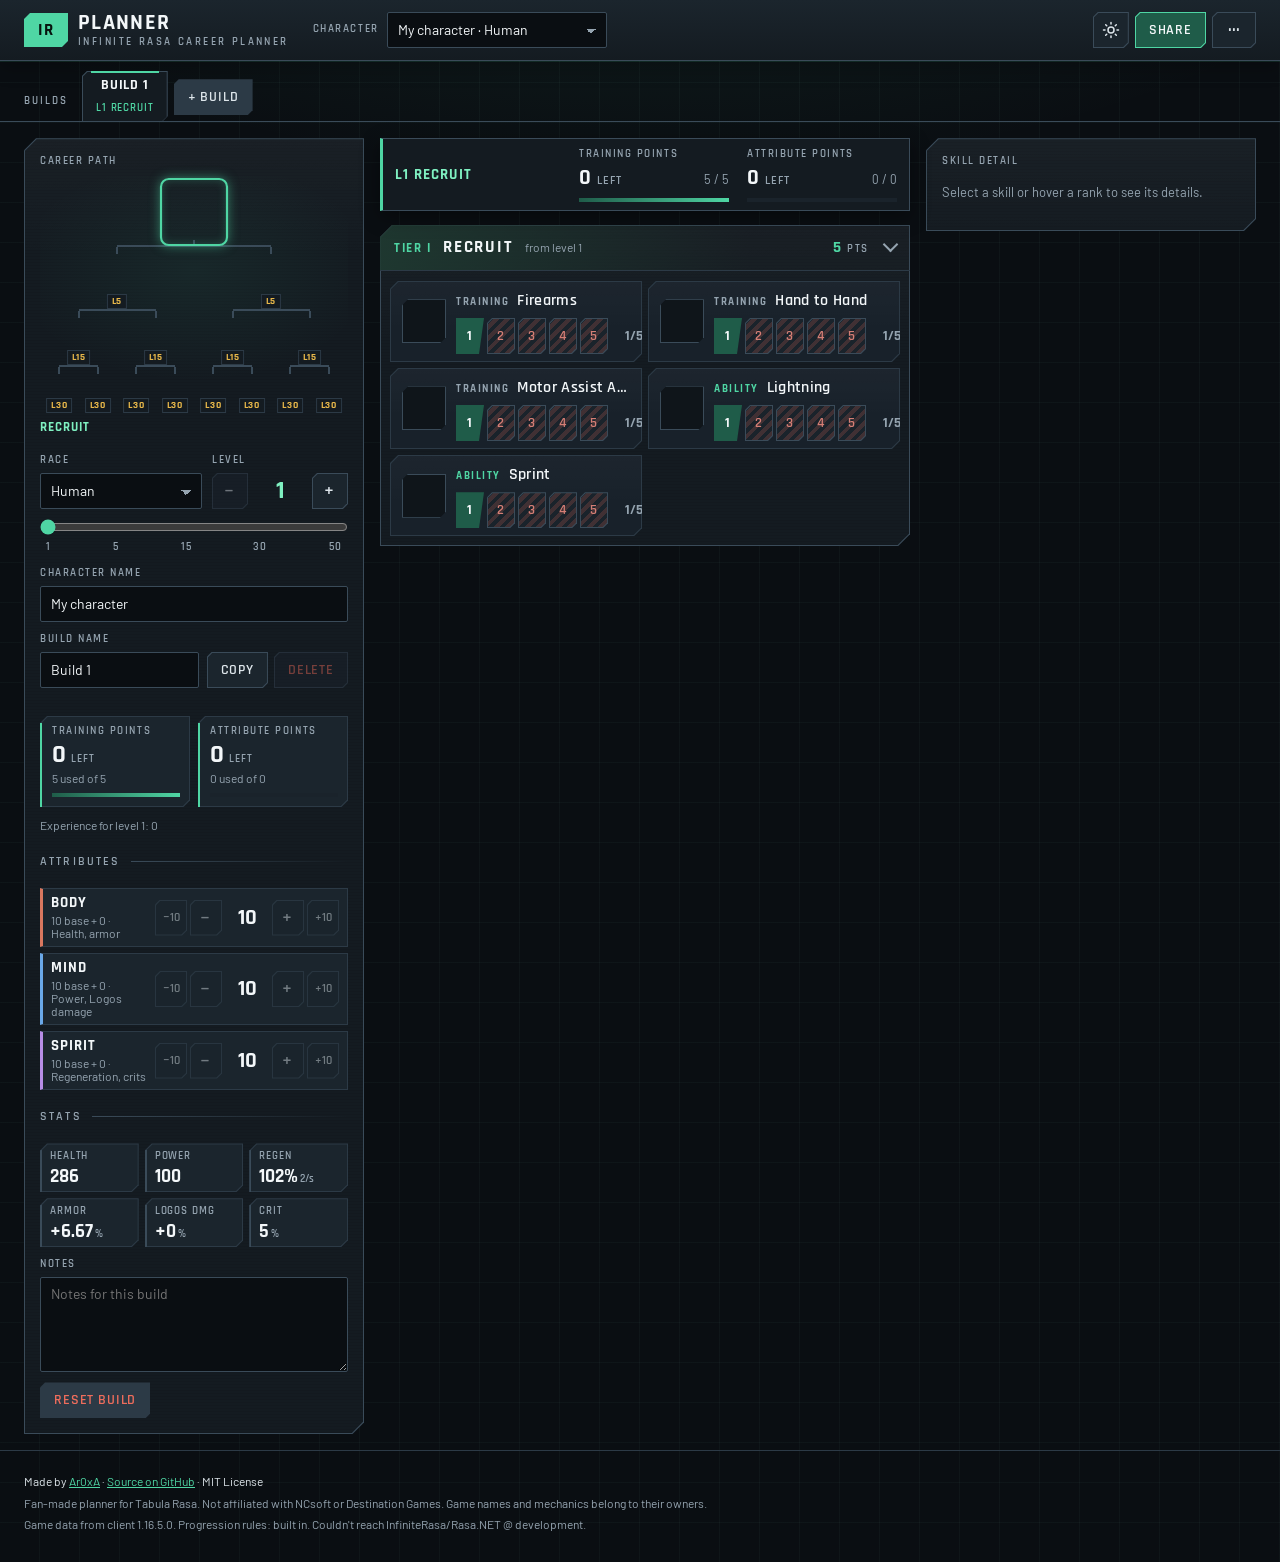
<file: index.html>
<!doctype html>
<html lang="en">
<head>
  <meta charset="utf-8">
  <meta name="viewport" content="width=device-width, initial-scale=1">
  <title>IRPlanner</title>
  <meta name="description" content="Infinite Rasa career planner for Tabula Rasa: plan skills, attributes and careers for multiple characters and builds.">
  <meta name="theme-color" content="#0a0e12">
  <link rel="preconnect" href="https://fonts.googleapis.com">
  <link rel="preconnect" href="https://fonts.gstatic.com" crossorigin>
  <link rel="stylesheet" href="https://fonts.googleapis.com/css2?family=Rajdhani:wght@500;600;700&family=Barlow:wght@400;500;600&display=swap">
  <link rel="stylesheet" href="css/style.css">
  <script src="js/theme.js"></script>
</head>
<body>
  <header class="topbar">
    <div class="brand" aria-label="IRPlanner">
      <span class="brand-mark" aria-hidden="true">IR</span>
      <span class="brand-text">Planner<small>Infinite Rasa career planner</small></span>
    </div>
    <label class="field char-field">
      <span>Character</span>
      <select id="character-select" aria-label="Character"></select>
    </label>
    <div class="top-actions">
      <button id="theme-toggle" type="button" class="theme-toggle" aria-label="Switch to light mode" title="Switch to light mode">
        <svg class="icon-sun" viewBox="0 0 24 24" width="18" height="18" fill="none" stroke="currentColor" stroke-width="2" stroke-linecap="round" aria-hidden="true"><circle cx="12" cy="12" r="4"></circle><path d="M12 2v2M12 20v2M4.9 4.9l1.4 1.4M17.7 17.7l1.4 1.4M2 12h2M20 12h2M4.9 19.1l1.4-1.4M17.7 6.3l1.4-1.4"></path></svg>
        <svg class="icon-moon" viewBox="0 0 24 24" width="18" height="18" fill="none" stroke="currentColor" stroke-width="2" stroke-linecap="round" stroke-linejoin="round" aria-hidden="true"><path d="M20 14.5A8 8 0 0 1 9.5 4a8 8 0 1 0 10.5 10.5z"></path></svg>
      </button>
      <button id="share-open" type="button" class="primary">Share</button>
      <details id="more-menu" class="menu">
        <summary class="menu-btn" aria-label="More actions" title="More actions">···</summary>
        <div class="menu-list">
          <button id="char-new" type="button">New character</button>
          <button id="char-dup" type="button">Duplicate character</button>
          <button id="char-del" type="button" class="danger">Delete character</button>
          <hr>
          <button id="server-open" type="button">Server rules…</button>
          <hr>
          <button id="backup-export" type="button">Backup all plans</button>
          <label id="restore-btn" class="file-btn" role="button" tabindex="0">Restore backup<input id="backup-import" type="file" accept="application/json,.json" hidden></label>
        </div>
      </details>
    </div>
  </header>

  <p id="storage-warning" class="warning" hidden>Browser storage is unavailable, so plans will be lost when you close this tab. Use Backup to save them.</p>

  <nav class="build-tabs" aria-label="Builds">
    <span class="tabs-label" aria-hidden="true">Builds</span>
    <div id="build-tabs" class="tabs" role="tablist"></div>
    <button id="build-new" type="button" class="ghost tab-add" aria-label="Add build">+ Build</button>
  </nav>

  <main class="layout">
    <div class="panel sheet">
      <section class="sheet-sec sheet-build" aria-labelledby="build-title">
        <h2 id="build-title" class="sr-only">Build</h2>

        <div class="careerbox">
          <span class="lbl">Career path</span>
          <div id="career-strip" class="career-strip" role="group" aria-label="Class path"></div>
          <button id="career-toggle" type="button" class="career-toggle" aria-expanded="false" aria-controls="career-tree">Change class path</button>
          <div id="career-tree" class="career-tree" role="group" aria-label="Career tree"></div>
          <p id="career-path" class="career-path"></p>
        </div>

        <div class="build-sum">
          <span id="build-sum-level" class="lbl"></span>
          <span id="build-sum-class" class="disp"></span>
        </div>
        <label class="field race-field"><span>Race</span><select id="race-select"></select></label>
        <div class="level-field">
          <span class="lbl" id="level-label">Level</span>
          <div class="level-stepper">
            <button id="level-down" type="button" aria-label="Level down">−</button>
            <input id="level-input" type="number" min="1" max="50" inputmode="numeric" aria-labelledby="level-label">
            <button id="level-up" type="button" aria-label="Level up">+</button>
          </div>
        </div>
        <div class="level-range">
          <input id="level-range" type="range" min="1" max="50" aria-label="Level slider">
          <div class="level-ticks" aria-hidden="true"><span>1</span><span>5</span><span>15</span><span>30</span><span>50</span></div>
        </div>
        <label class="field cname"><span>Character name</span><input id="char-name" type="text" maxlength="60" autocomplete="off"></label>
        <div class="field-row bname">
          <label class="field grow"><span>Build name</span><input id="build-name" type="text" maxlength="60" autocomplete="off"></label>
          <div class="btn-row end">
            <button id="build-dup" type="button" title="Duplicate build">Copy</button>
            <button id="build-del" type="button" class="danger" title="Delete build">Delete</button>
          </div>
        </div>
        <ul id="issues" class="issues" aria-live="polite"></ul>
      </section>

      <section class="sheet-sec sheet-points" aria-label="Points">
        <div id="points" class="points"></div>
        <p id="xp-line" class="hint"></p>
      </section>

      <section class="sheet-sec sheet-attrs" aria-labelledby="attrs-title">
        <h2 id="attrs-title" class="sec-title">Attributes</h2>
        <details id="attrs-sec" class="collapsible" open>
          <summary class="col-head">
            <span class="disp">Attributes</span>
            <span id="attrs-summary" class="col-sum"></span>
          </summary>
          <div class="col-body">
            <div id="attributes" class="attributes"></div>
            <p id="attr-hint" class="hint">Shift-click or hold − / + to step faster, or type a total.</p>
          </div>
        </details>
      </section>

      <section class="sheet-sec sheet-more" aria-labelledby="stats-title">
        <h2 id="stats-title" class="sec-title">Stats</h2>
        <div id="derived" class="derived"></div>
        <label class="field notes-field"><span>Notes</span><textarea id="build-notes" rows="4" maxlength="2000" placeholder="Notes for this build"></textarea></label>
        <button id="build-reset" type="button" class="danger ghost">Reset build</button>
      </section>
    </div>

    <div class="skills">
      <div id="budget-bar" class="budget-bar" role="status" aria-live="polite"></div>
      <section id="skill-groups" class="skill-groups" aria-labelledby="skills-title">
        <h2 id="skills-title" class="sr-only">Skills</h2>
      </section>
    </div>

    <aside class="panel detail" aria-label="Skill detail" aria-live="polite">
      <div class="detail-bar">
        <span class="lbl">Skill detail</span>
        <button id="detail-close" type="button" class="ghost detail-close" aria-label="Close skill detail">×</button>
      </div>
      <div id="skill-detail" class="skill-detail"><p class="muted">Select a skill rank to see its details.</p></div>
    </aside>
  </main>

  <dialog id="share-dialog">
    <form method="dialog" class="dialog-body">
      <h2 class="panel-title">Share or import a build</h2>
      <label class="field"><span>Build code for the current build</span>
        <textarea id="share-code" rows="3" readonly></textarea></label>
      <div class="btn-row"><button id="share-copy" type="button" class="primary">Copy code</button><button id="share-link" type="button">Copy link</button></div>
      <label class="field"><span>Paste a build code to import</span>
        <textarea id="import-code" rows="3"></textarea></label>
      <div class="btn-row">
        <button id="import-build" type="button">Add to this character</button>
        <button id="import-char" type="button">Import as new character</button>
      </div>
      <p id="share-msg" class="muted" role="status"></p>
      <div class="btn-row end"><button value="close">Close</button></div>
    </form>
  </dialog>

  <dialog id="server-dialog">
    <form method="dialog" class="dialog-body">
      <h2 class="panel-title">Server rules</h2>
      <p class="muted">Points, health, power, regen, armor and crit are read from a Rasa.NET source tree on GitHub each time the page opens, so the planner follows the server. Skills, abilities and text always come from the 1.16.5.0 client. Loaded files are saved on this device, so they keep working with no connection.</p>
      <label class="field"><span>Repository (owner/name or a GitHub link)</span>
        <input id="server-repo" type="text" autocomplete="off" spellcheck="false" placeholder="InfiniteRasa/Rasa.NET"></label>
      <label class="field"><span>Branch, tag or commit</span>
        <input id="server-ref" type="text" autocomplete="off" spellcheck="false" placeholder="development"></label>
      <div class="btn-row">
        <button type="button" data-ref="development">development</button>
        <button type="button" data-ref="master">master</button>
      </div>
      <div class="btn-row server-actions">
        <button id="server-load" type="button" class="primary">Load</button>
        <button id="server-default" type="button">Default server</button>
        <button id="server-builtin" type="button">Use built-in rules</button>
      </div>
      <div id="server-status" role="status" aria-live="polite"></div>
      <div id="server-saved" class="btn-row"></div>
      <div class="btn-row end"><button value="close">Close</button></div>
    </form>
  </dialog>

  <footer class="footer">
    <p class="credit">Made by <a href="https://github.com/Ar0xA" rel="author">Ar0xA</a> · <a href="https://github.com/Ar0xA/IRPlanner">Source on GitHub</a> · MIT License</p>
    <p>Fan-made planner for Tabula Rasa. Not affiliated with NCsoft or Destination Games. Game names and mechanics belong to their owners.</p>
    <p id="data-source" class="muted"></p>
  </footer>

  <script type="module" src="js/app.js"></script>
</body>
</html>
</file>
<file: css/style.css>
/* IRPlanner — military sci-fi HUD theme.
   Dark gunmetal panels with bevelled (clip-path) corners, a faint grid on the backdrop,
   AFS teal-green for anything owned/active, amber for warnings, red for errors.

   Layouts: desktop (≥1180px) three columns — character sheet, skills, sticky skill detail;
   tablet (720–1179px) sheet + skills with the detail as a bottom sheet; phone (<720px) one
   touch-first column (sticky budget strip, build card, collapsible attributes, collapsible tiers). */

:root {
  --bg: #0a0e12;
  --bg-grid: rgba(120, 190, 170, .045);
  --panel: #141b21;
  --panel-2: #1b252d;
  --panel-3: #222e38;
  --card: #18212a;
  --line: #2c3a46;
  --line-2: #3a4b59;
  --text: #dde5ea;
  --text-strong: #f3f7f9;
  --muted: #95a4b0;
  --accent: #4fd6a4;
  --accent-strong: #7ff0c1;
  --accent-dim: #1f5c49;
  --accent-ink: #06130e;
  --warn: #e8b84a;
  --warn-dim: #4a3a14;
  --danger: #ef6d5c;
  --danger-dim: #4b1f19;
  --sig: #e6b85c;
  --sig-dim: #3f3117;
  --sig-ink: #06130e;
  --scan: rgba(0, 0, 0, .07);
  --tier-head: rgba(31, 58, 49, .9);
  --rank-off: #1a232b;
  --focus: #9ff4d2;
  --shadow: 0 10px 30px rgba(0, 0, 0, .45);
  --font-display: "Rajdhani", "Bahnschrift", "Segoe UI Semibold", system-ui, sans-serif;
  --font-body: "Barlow", "Segoe UI", system-ui, sans-serif;
  --cut: 6px;
  --pip-h: 30px;
  --gutter: 24px;
  color-scheme: dark;
}

/* Light theme: dark is the default; js/theme.js sets <html data-theme> from the visitor's choice. */
:root[data-theme="light"] {
  --bg: #e4e9ec;
  --bg-grid: rgba(20, 70, 60, .07);
  --panel: #f7f9fa;
  --panel-2: #eceff2;
  --panel-3: #dfe5e9;
  --card: #f1f4f6;
  --line: #c3ccd3;
  --line-2: #aab6bf;
  --text: #1a2228;
  --text-strong: #0a0f12;
  --muted: #566571;
  --accent: #10805c;
  --accent-strong: #0b6a4c;
  --accent-dim: #bfe8d6;
  --accent-ink: #ffffff;
  --warn: #8a5f00;
  --warn-dim: #f6e3b0;
  --danger: #b3261e;
  --danger-dim: #f7d1cd;
  --sig: #8a5f00;
  --sig-dim: #f6e3b0;
  --sig-ink: #ffffff;
  --scan: rgba(0, 0, 0, .012);
  --tier-head: rgba(16, 128, 92, .14);
  --rank-off: #e2e7eb;
  --focus: #0a5c43;
  --shadow: 0 10px 30px rgba(20, 30, 40, .18);
  color-scheme: light;
}

/* ---- base --------------------------------------------------------------------------------- */

* { box-sizing: border-box; }
html { -webkit-text-size-adjust: 100%; }

body {
  margin: 0;
  min-height: 100vh;
  color: var(--text);
  font: 14px/1.45 var(--font-body);
  background:
    radial-gradient(1100px 420px at 50% -120px, rgba(79, 214, 164, .10), transparent 70%),
    repeating-linear-gradient(0deg, transparent 0 39px, var(--bg-grid) 39px 40px),
    repeating-linear-gradient(90deg, transparent 0 39px, var(--bg-grid) 39px 40px),
    var(--bg);
  scrollbar-color: var(--line-2) transparent;
  overflow-x: clip;
}

h2, h3 { font-family: var(--font-display); }
h2 { font-size: 18px; font-weight: 700; margin: 0 0 12px; color: var(--text-strong); }

/* Small uppercase label and display heading, as used throughout the mockup. */
.lbl, .field > span, .stat-label, .budget-label, .skill-kind, .chips-label, .tabs-label {
  font-family: var(--font-display); font-size: 11px; font-weight: 600; letter-spacing: .14em; text-transform: uppercase; color: var(--muted);
}
.disp { font-family: var(--font-display); font-weight: 700; letter-spacing: .12em; text-transform: uppercase; }
.num, .stat-value, .budget-value { font-family: var(--font-display); font-weight: 700; font-variant-numeric: tabular-nums; color: var(--text-strong); }
.sec-title {
  font-size: 12px; font-weight: 600; text-transform: uppercase; letter-spacing: .18em;
  color: var(--muted); margin: 0 0 8px; display: flex; align-items: center; gap: 10px;
}
.sec-title::after { content: ""; flex: 1; height: 1px; background: linear-gradient(90deg, var(--line-2), transparent); }

.panel-title {
  display: flex; align-items: center; gap: 10px;
  font-size: 15px; font-weight: 700; text-transform: uppercase; letter-spacing: .16em;
  margin: 0 0 14px; color: var(--text-strong);
}
.panel-title::before { content: ""; width: 4px; height: 16px; background: var(--accent); clip-path: polygon(0 0, 100% 3px, 100% 100%, 0 calc(100% - 3px)); }
.panel-title::after { content: ""; flex: 1; height: 1px; background: linear-gradient(90deg, var(--accent-dim), transparent); }

.sr-only { position: absolute; width: 1px; height: 1px; overflow: hidden; clip: rect(0 0 0 0); white-space: nowrap; }
.muted { color: var(--muted); }
img { max-width: 100%; }

/* ---- bevelled frames ----------------------------------------------------------------------
   An element with a cut corner cannot use a normal border (clip-path removes it), so the element
   paints the frame colour and a ::before paints the fill 1px inside, with the same cut. */

.panel, .skill, .stat, .issues li, dialog,
button:not(.plain), .file-btn, .menu-btn {
  position: relative;
  isolation: isolate;
  border: 0;
  background: var(--frame, var(--line));
  clip-path: polygon(var(--cut) 0, 100% 0, 100% calc(100% - var(--cut)), calc(100% - var(--cut)) 100%, 0 100%, 0 var(--cut));
}
.panel::before, .skill::before, .stat::before, .issues li::before, dialog::before,
button:not(.plain)::before, .file-btn::before, .menu-btn::before {
  content: "";
  position: absolute;
  inset: var(--bw, 1px);
  z-index: -1;
  background: var(--fill, var(--panel-2));
  clip-path: polygon(calc(var(--cut) - .4px) 0, 100% 0, 100% calc(100% - var(--cut) + .4px), calc(100% - var(--cut) + .4px) 100%, 0 100%, 0 calc(var(--cut) - .4px));
}

/* ---- controls ----------------------------------------------------------------------------- */

button, select, input, textarea { font: inherit; color: inherit; }

button:not(.plain), .file-btn, .menu-btn {
  --cut: 5px;
  --fill: var(--panel-2);
  --frame: var(--line-2);
  display: inline-flex; align-items: center; justify-content: center; gap: 6px;
  min-height: 36px; padding: 4px 14px;
  font-family: var(--font-display); font-weight: 600; font-size: 14px; letter-spacing: .06em; text-transform: uppercase;
  color: var(--text);
  cursor: pointer;
  touch-action: manipulation;
  transition: color .12s, background-color .12s;
}
button:not(.plain):hover, .file-btn:hover, .menu-btn:hover { --frame: var(--accent); color: var(--text-strong); }
button:not(.plain):active { --fill: var(--panel-3); }
button:disabled { cursor: not-allowed; opacity: .45; }
button:disabled:hover { --frame: var(--line-2); color: var(--text); }
button.primary { --fill: var(--accent-dim); --frame: var(--accent); color: var(--text-strong); }
button.primary:hover { --fill: var(--accent); color: var(--accent-ink); }
button.danger { color: var(--danger); }
button.danger:hover { --frame: var(--danger); color: var(--danger); }
button.ghost { --fill: transparent; --frame: var(--line); }
button.plain { background: none; border: 0; padding: 0; cursor: pointer; }

/* Focus rings: clipped elements draw the ring inside the clip so it stays visible. */
:focus-visible { outline: 2px solid var(--focus); outline-offset: 2px; }
button:not(.plain):focus-visible, .rank:focus-visible, .tab:focus-visible, .menu-btn:focus-visible, summary:focus-visible { outline-offset: -3px; }
.file-btn:focus-within { outline: 2px solid var(--focus); outline-offset: -3px; }

select, input[type="text"], input[type="number"], textarea {
  width: 100%; min-height: 36px; padding: 6px 10px;
  background: var(--bg); border: 1px solid var(--line-2); border-radius: 2px;
  color: var(--text-strong);
  transition: border-color .12s, box-shadow .12s;
}
select:hover, input:hover, textarea:hover { border-color: var(--accent-dim); }
select:focus-visible, input[type="text"]:focus-visible, input[type="number"]:focus-visible, textarea:focus-visible {
  outline: none; border-color: var(--accent); box-shadow: inset 0 -2px 0 var(--accent);
}
select {
  appearance: none; padding-right: 30px; cursor: pointer;
  background-image: linear-gradient(45deg, transparent 50%, var(--muted) 50%), linear-gradient(135deg, var(--muted) 50%, transparent 50%);
  background-position: calc(100% - 15px) 55%, calc(100% - 10px) 55%;
  background-size: 5px 5px, 5px 5px; background-repeat: no-repeat;
}
textarea { resize: vertical; font-family: var(--font-body); line-height: 1.45; }
input[type="number"] { -moz-appearance: textfield; appearance: textfield; }
input[type="number"]::-webkit-inner-spin-button, input[type="number"]::-webkit-outer-spin-button { appearance: none; margin: 0; }

.field { display: flex; flex-direction: column; gap: 4px; min-width: 0; }
.field-row { display: flex; gap: 8px; align-items: end; }
.grow { flex: 1; min-width: 0; }
.btn-row { display: flex; gap: 6px; flex-wrap: wrap; }
.btn-row.end { justify-content: flex-end; }
.hint { margin: 6px 0 0; font-size: 12px; color: var(--muted); }

.warning { margin: 0; padding: 8px var(--gutter); background: var(--warn-dim); color: var(--text-strong); border-bottom: 1px solid var(--warn); }

/* Native disclosure widgets: our own headers, no marker. */
summary { list-style: none; cursor: pointer; }
summary::-webkit-details-marker { display: none; }

/* ---- top bar ------------------------------------------------------------------------------ */

.topbar {
  display: flex; flex-wrap: wrap; align-items: center; gap: 12px 24px;
  padding: 12px var(--gutter);
  background: linear-gradient(180deg, var(--panel-2), var(--panel));
  border-bottom: 1px solid var(--line-2);
  box-shadow: 0 1px 0 rgba(79, 214, 164, .12), 0 6px 20px rgba(0, 0, 0, .25);
}
.brand { display: flex; align-items: center; gap: 10px; font-family: var(--font-display); }
.brand-mark {
  display: inline-grid; place-items: center; width: 44px; height: 34px; flex: none;
  background: var(--accent); color: var(--accent-ink);
  font-weight: 700; font-size: 17px; letter-spacing: .08em;
  clip-path: polygon(6px 0, 100% 0, 100% calc(100% - 6px), calc(100% - 6px) 100%, 0 100%, 0 6px);
}
.brand-text { display: flex; flex-direction: column; line-height: 1; font-weight: 700; font-size: 22px; letter-spacing: .06em; text-transform: uppercase; color: var(--text-strong); }
.brand-text small { font-size: 11px; font-weight: 600; letter-spacing: .22em; color: var(--muted); margin-top: 3px; }
.char-field { flex-direction: row; align-items: center; gap: 8px; }
.char-field select { min-width: 220px; width: auto; }
.top-actions { margin-left: auto; display: flex; gap: 6px; align-items: center; }

/* "···" menu: a <details> whose summary is the button and whose list drops down under it. */
.menu { position: relative; }
.menu-btn { width: 44px; padding: 0; font-size: 18px; letter-spacing: 0; line-height: 1; }
.menu[open] .menu-btn { --frame: var(--accent); color: var(--text-strong); }
.menu-list {
  position: absolute; right: 0; top: calc(100% + 6px); z-index: 40;
  display: flex; flex-direction: column; gap: 2px; min-width: 230px; padding: 6px;
  background: var(--panel); border: 1px solid var(--line-2); box-shadow: var(--shadow);
}
.menu-list button, .menu-list .file-btn { --cut: 3px; --fill: transparent; --frame: transparent; justify-content: flex-start; width: 100%; min-height: 40px; text-align: left; }
.menu-list button:hover, .menu-list .file-btn:hover { --fill: var(--panel-2); --frame: var(--line-2); }
.menu-list hr { width: 100%; margin: 4px 0; border: 0; border-top: 1px solid var(--line); }

/* ---- build tabs --------------------------------------------------------------------------- */

.build-tabs {
  display: flex; gap: 6px; align-items: end;
  padding: 10px var(--gutter) 0; border-bottom: 1px solid var(--line-2);
  overflow-x: auto; scrollbar-width: thin;
}
.tabs-label { padding: 0 8px 11px 0; letter-spacing: .18em; }
.tabs { display: flex; gap: 4px; }
.tab {
  --fill: transparent; --frame: transparent;
  flex: none; flex-direction: column; align-items: flex-start; gap: 0;
  padding: 6px 18px 7px; min-height: 0;
  clip-path: polygon(9px 0, calc(100% - 9px) 0, 100% 100%, 0 100%);
  white-space: nowrap; text-transform: none; letter-spacing: 0;
  color: var(--muted);
}
.tab::before { clip-path: polygon(9px 0, calc(100% - 9px) 0, 100% 100%, 0 100%); inset: 0; }
.tab:hover { --fill: var(--panel-2); color: var(--text); }
.tab[aria-selected="true"] { --fill: var(--panel); --frame: var(--line-2); color: var(--text-strong); }
.tab[aria-selected="true"]::before { inset: 1px 1px 0; }
.tab[aria-selected="true"]::after { content: ""; position: absolute; left: 9px; right: 9px; top: 0; height: 2px; background: var(--accent); }
.tab-name { font-size: 14px; font-weight: 700; max-width: 220px; overflow: hidden; text-overflow: ellipsis; }
.tab-meta { font-size: 11px; font-weight: 600; letter-spacing: .08em; text-transform: uppercase; opacity: .8; }
.tab[aria-selected="true"] .tab-meta { color: var(--accent); opacity: 1; }
.tab-add { flex: none; min-height: 30px; margin-bottom: 6px; padding: 2px 10px; font-size: 12px; }

/* ---- layout & panels ---------------------------------------------------------------------- */

.layout {
  overflow-anchor: none;
  display: grid;
  grid-template-columns: 340px minmax(0, 1fr) 330px;
  gap: 16px;
  padding: 16px var(--gutter);
  align-items: start;
}
.panel {
  --cut: 12px;
  --fill: var(--panel);
  --frame: var(--line-2);
}
.panel::before {
  background:
    linear-gradient(180deg, rgba(255, 255, 255, .025), transparent 120px),
    repeating-linear-gradient(0deg, var(--scan) 0 1px, transparent 1px 3px),
    var(--fill);
}
.sheet { padding: 16px; display: flex; flex-direction: column; gap: 18px; }
.sheet-sec { display: flex; flex-direction: column; gap: 10px; min-width: 0; }
.sheet-attrs .col-head { display: none; }
.sheet-attrs .col-body { display: flex; flex-direction: column; }
.detail { padding: 16px; position: sticky; top: 16px; max-height: calc(100vh - 32px); overflow: auto; scrollbar-width: thin; }
.skills { min-width: 0; }

/* ---- career tree -------------------------------------------------------------------------- */

.careerbox { display: flex; flex-direction: column; gap: 6px; }
.career-strip, button.career-toggle { display: none; }
.career-tree {
  display: grid;
  grid-template-columns: repeat(var(--leaves, 8), minmax(0, 1fr));
  grid-auto-rows: auto;
  align-items: center; justify-items: center;
  padding: 8px 0 4px;
  background: radial-gradient(260px 160px at 50% 40%, rgba(79, 214, 164, .07), transparent 70%);
}
button.career-btn {
  --s: 34px;
  position: relative; width: var(--s); height: var(--s); display: grid; place-items: center;
  border-radius: 6px; color: var(--muted);
  transition: transform .12s, filter .12s, opacity .12s;
}
button.career-btn[data-tier="1"] { --s: 56px; }
button.career-btn[data-tier="2"] { --s: 50px; }
button.career-btn[data-tier="3"] { --s: 42px; }
.emblem { display: block; width: 100%; height: 100%; object-fit: contain; }
.career-btn .emblem { opacity: .6; filter: saturate(.45); }
.career-btn:hover .emblem { opacity: 1; filter: none; }
.career-btn[aria-pressed="true"] .emblem { opacity: 1; filter: drop-shadow(0 0 5px rgba(79, 214, 164, .55)); }
.career-btn[data-active="true"] { transform: scale(1.1); }
.career-btn[data-active="true"]::after {
  content: ""; position: absolute; inset: -3px; border-radius: 8px;
  border: 2px solid var(--accent); box-shadow: 0 0 10px rgba(79, 214, 164, .5), inset 0 0 8px rgba(79, 214, 164, .25);
  pointer-events: none;
}
.career-btn[data-active="true"] .emblem { filter: drop-shadow(0 0 7px var(--accent)); }
.career-btn[data-offpath="true"] .emblem { opacity: .5; }
.career-btn:disabled { opacity: 1; cursor: not-allowed; }
.career-btn:disabled .emblem { opacity: .3; filter: grayscale(1); }
.career-btn .node-req {
  position: absolute; left: 50%; bottom: -5px; transform: translateX(-50%);
  padding: 0 4px; font-family: var(--font-display); font-weight: 700; font-size: 10px; letter-spacing: .06em;
  color: var(--warn); background: var(--panel); border: 1px solid var(--line); line-height: 1.3;
}
.career-btn:focus-visible { outline-offset: 1px; }

/* Connector bands between tiers: a stub down from the parent, a bar across to the children's
   centres (at 25% and 75% of the parent's span) and stubs down to each; the chosen side in teal. */
.branch { position: relative; width: 100%; height: 14px; --c: var(--line-2); }
.branch::before, .branch::after { content: ""; position: absolute; }
/* upper half: stub down from the parent, then the bar between the children's centres */
.branch::before {
  left: 25%; right: 25%; top: 0; height: 50%;
  background:
    linear-gradient(var(--c), var(--c)) no-repeat 50% 0 / 2px 100%,
    linear-gradient(var(--c), var(--c)) no-repeat 0 100% / 100% 2px;
}
/* lower half: stubs down to each child */
.branch::after { left: calc(25% - 1px); right: calc(25% - 1px); top: 50%; bottom: 0; border-left: 2px solid var(--c); border-right: 2px solid var(--c); }
.branch[data-side="left"]::before {
  background:
    linear-gradient(var(--accent), var(--accent)) no-repeat 50% 0 / 2px 100%,
    linear-gradient(var(--accent), var(--accent)) no-repeat 0 100% / 50% 2px,
    linear-gradient(var(--c), var(--c)) no-repeat 100% 100% / 50% 2px;
}
.branch[data-side="right"]::before {
  background:
    linear-gradient(var(--accent), var(--accent)) no-repeat 50% 0 / 2px 100%,
    linear-gradient(var(--c), var(--c)) no-repeat 0 100% / 50% 2px,
    linear-gradient(var(--accent), var(--accent)) no-repeat 100% 100% / 50% 2px;
}
.branch[data-side="left"]::after { border-left-color: var(--accent); }
.branch[data-side="right"]::after { border-right-color: var(--accent); }

.career-path { margin: 0; font-family: var(--font-display); font-weight: 700; font-size: 13px; letter-spacing: .08em; text-transform: uppercase; color: var(--text); display: flex; flex-wrap: wrap; gap: 0 6px; }
.career-path .sep { color: var(--muted); }
.career-path .active { color: var(--accent-strong); }

/* ---- build form (race, level, names) ------------------------------------------------------- */

.sheet-build {
  display: grid; gap: 10px;
  grid-template-columns: minmax(0, 1fr) auto;
  grid-template-areas: "career career" "race level" "range range" "cname cname" "bname bname" "issues issues";
  align-items: end;
}
.careerbox { grid-area: career; margin-bottom: 6px; }
.issues { grid-area: issues; }
.build-sum { display: none; grid-area: sum; flex-direction: column; min-width: 0; }
.build-sum .disp { font-size: 18px; color: var(--accent-strong); white-space: nowrap; overflow: hidden; text-overflow: ellipsis; }
.race-field { grid-area: race; }
.level-field { grid-area: level; display: flex; flex-direction: column; gap: 4px; }
.level-stepper { display: flex; gap: 4px; align-items: center; }
.level-stepper button { width: 36px; height: 36px; padding: 0; font-size: 18px; }
.level-stepper input { width: 56px; height: 36px; min-height: 0; padding: 0 2px; text-align: center; font-family: var(--font-display); font-weight: 700; font-size: 26px; color: var(--accent-strong); background: transparent; border-color: transparent; }
.level-stepper input:hover { border-color: var(--line-2); }
.level-range { grid-area: range; }
.level-range input[type="range"] { width: 100%; margin: 0; accent-color: var(--accent); cursor: pointer; }
.level-ticks { display: flex; justify-content: space-between; font-family: var(--font-display); font-size: 11px; font-weight: 600; letter-spacing: .08em; color: var(--muted); padding: 0 6px; }
.cname { grid-area: cname; }
.bname { grid-area: bname; }

/* ---- points & derived readouts ------------------------------------------------------------ */

.points { display: grid; grid-template-columns: 1fr 1fr; gap: 8px; }
.stat {
  --cut: 7px; --fill: var(--panel-2); --frame: var(--line);
  display: flex; flex-direction: column; gap: 2px; padding: 8px 10px 8px 12px; min-width: 0;
}
.stat::after { content: ""; position: absolute; left: 0; top: 7px; bottom: 0; width: 2px; background: var(--edge, var(--line-2)); }
.stat-label { white-space: nowrap; overflow: hidden; text-overflow: ellipsis; }
.stat-value { line-height: 1; display: flex; align-items: baseline; gap: 5px; }
.stat-value b { font-size: 26px; font-weight: 700; }
.stat-value small { font-family: var(--font-display); font-size: 11px; font-weight: 600; letter-spacing: .08em; text-transform: uppercase; color: var(--muted); }
.stat-sub { font-size: 12px; color: var(--muted); }
.stat .bar { display: block; height: 4px; margin: 4px 0 2px; background: var(--rank-off); overflow: hidden; }
.stat .bar i { display: block; height: 100%; background: linear-gradient(90deg, var(--accent-dim), var(--accent)); transition: width .25s ease-out; }
.budget { --edge: var(--accent); }
.budget.over { --edge: var(--danger); --frame: var(--danger); }
.budget.over .stat-value b, .budget.over .stat-value small, .budget.over .stat-sub { color: var(--danger); }
.budget.over .bar i { background: var(--danger); }
.sheet-points .hint { margin: 0; }

.derived { display: grid; grid-template-columns: repeat(3, minmax(0, 1fr)); gap: 6px; }
.derived .stat { padding: 6px 8px 6px 10px; }
.derived .stat-label { letter-spacing: .08em; }
.derived .stat-value { gap: 2px; }
.derived .stat-value b { font-size: 19px; }
.derived .stat-value small { font-size: 11px; letter-spacing: 0; text-transform: none; }

/* ---- attributes --------------------------------------------------------------------------- */

.attributes { display: flex; flex-direction: column; gap: 6px; }
.attr {
  display: grid; grid-template-columns: minmax(0, 1fr) auto; gap: 8px; align-items: center;
  padding: 6px 8px; background: var(--panel-2); border: 1px solid var(--line); border-left: 3px solid var(--line-2);
}
.attr[data-attr="body"] { border-left-color: #d9775f; }
.attr[data-attr="mind"] { border-left-color: #6aa8e8; }
.attr[data-attr="spirit"] { border-left-color: #b78de6; }
.attr .name { font-family: var(--font-display); font-weight: 700; font-size: 15px; letter-spacing: .06em; text-transform: uppercase; color: var(--text-strong); line-height: 1.1; min-width: 0; }
.attr .name small { display: block; font-family: var(--font-body); font-weight: 400; font-size: 12px; letter-spacing: 0; text-transform: none; color: var(--muted); margin-top: 2px; }
.attr-ctl { display: flex; gap: 3px; align-items: center; }
.attr .step { width: 32px; height: 36px; padding: 0; font-size: 18px; touch-action: manipulation; user-select: none; }
.attr .step.big { font-size: 12px; letter-spacing: 0; }
.attr input.value {
  width: 44px; height: 36px; min-height: 0; padding: 0 2px; text-align: center;
  font-family: var(--font-display); font-variant-numeric: tabular-nums; font-weight: 700; font-size: 22px; color: var(--text-strong);
  background: transparent; border-color: transparent;
}
.attr input.value:hover { border-color: var(--line-2); }
.attr .value.boosted { color: var(--accent-strong); }

/* Collapsible header (phone attributes). */
.col-head { display: flex; align-items: center; gap: 10px; min-height: 48px; padding: 0 12px; color: inherit; }
.col-head .disp { font-size: 14px; color: var(--text-strong); }
.col-sum { font-size: 13px; color: var(--muted); min-width: 0; overflow: hidden; text-overflow: ellipsis; white-space: nowrap; }
.col-head::after, .tierhead::after {
  content: ""; margin-left: auto; flex: none; width: 9px; height: 9px;
  border-right: 2px solid var(--muted); border-bottom: 2px solid var(--muted);
  transform: translateY(-3px) rotate(45deg); transition: transform .15s;
}
.col-head::after { margin-left: 6px; }
details:not([open]) > .col-head::after, details:not([open]) > .tierhead::after { transform: translateY(2px) rotate(-135deg); }

/* ---- issues ------------------------------------------------------------------------------- */

.issues { list-style: none; padding: 0; margin: 0; display: flex; flex-direction: column; gap: 6px; }
.issues:empty { display: none; }
.issues li { --cut: 6px; --fill: var(--warn-dim); --frame: var(--warn); padding: 7px 10px 7px 12px; font-size: 13px; color: var(--text-strong); }
.issues li::after { content: ""; position: absolute; left: 0; top: 6px; bottom: 0; width: 3px; background: var(--warn); }
.issues li.error { --fill: var(--danger-dim); --frame: var(--danger); }
.issues li.error::after { background: var(--danger); }
#build-reset { align-self: flex-start; }
.notes-field textarea { min-height: 72px; }

/* ---- budget bar (sticky above the skills) -------------------------------------------------- */

.budget-bar {
  position: sticky; top: 0; z-index: 5;
  display: flex; flex-wrap: wrap; align-items: center; gap: 8px 18px;
  margin: 0 0 14px; padding: 8px 12px;
  background: var(--panel);
  backdrop-filter: blur(6px);
  border: 1px solid var(--line-2); border-left: 3px solid var(--accent);
  box-shadow: 0 6px 18px rgba(0, 0, 0, .35);
}
.budget-build { font-family: var(--font-display); font-weight: 700; font-size: 15px; letter-spacing: .08em; text-transform: uppercase; color: var(--accent-strong); margin-right: auto; }
.budget-item { display: grid; grid-template-columns: auto auto; column-gap: 8px; align-items: baseline; min-width: 150px; }
.budget-label { grid-column: 1 / -1; }
.budget-value { font-size: 12px; font-weight: 600; letter-spacing: .06em; text-transform: uppercase; color: var(--muted); }
.budget-value b { font-size: 22px; font-weight: 700; color: var(--text-strong); margin-right: 2px; }
.budget-left { font-size: 12.5px; color: var(--muted); text-align: right; font-variant-numeric: tabular-nums; }
.budget-item .bar { grid-column: 1 / -1; display: block; height: 4px; margin-top: 3px; background: var(--rank-off); overflow: hidden; }
.budget-item .bar i { display: block; height: 100%; background: linear-gradient(90deg, var(--accent-dim), var(--accent)); transition: width .25s ease-out; }
.budget-item.over .budget-value, .budget-item.over .budget-value b, .budget-item.over .budget-left { color: var(--danger); }
.budget-item.over .bar i { background: var(--danger); }
.budget-bar:has(.over) { border-left-color: var(--danger); }

/* ---- skills: one panel per class on the path ----------------------------------------------- */

.skill-groups { display: flex; flex-direction: column; gap: 14px; }
.tier { --cut: 12px; }
.tierhead {
  display: flex; align-items: baseline; gap: 12px; padding: 10px 14px;
  background: linear-gradient(90deg, var(--tier-head), transparent 70%);
  border-bottom: 1px solid var(--line);
  font-family: var(--font-display); text-transform: uppercase;
}
.tier:not([open]) .tierhead { border-bottom: 0; }
.tier-no { font-size: 13px; font-weight: 700; letter-spacing: .12em; color: var(--accent); }
.tier-name { font-size: 17px; font-weight: 700; letter-spacing: .1em; color: var(--text-strong); }
.tier-from { font-family: var(--font-body); font-size: 12px; text-transform: none; color: var(--muted); }
.tier-pts { margin-left: auto; font-size: 11px; font-weight: 600; letter-spacing: .14em; color: var(--muted); white-space: nowrap; }
.tier-pts b { font-size: 16px; color: var(--accent); letter-spacing: 0; margin-right: 2px; }
.tierhead::after { align-self: center; margin-left: 4px; }
.tierhead:hover .tier-name { color: var(--accent-strong); }
.skill-list { display: grid; grid-template-columns: repeat(2, minmax(0, 1fr)); gap: 6px; padding: 10px; }

.skill {
  --cut: 8px; --fill: var(--card); --frame: var(--line);
  display: grid; grid-template-columns: 44px minmax(0, 1fr); gap: 6px 10px; align-items: center;
  padding: 8px 10px 8px 12px;
  transition: color .12s;
}
.skill::before { background: linear-gradient(180deg, rgba(255, 255, 255, .02), transparent 60%), var(--fill); }
.skill::after { content: ""; position: absolute; left: 0; top: 8px; bottom: 0; width: 2px; background: var(--edge, transparent); }
.skill:hover { --frame: var(--line-2); }
.skill.trained { --edge: var(--accent-dim); }
.skill.selected { --frame: var(--accent); --bw: 2px; --edge: var(--accent); }
.skill[data-kind="signature"] { --frame: color-mix(in srgb, var(--sig) 45%, var(--line)); --fill: color-mix(in srgb, var(--sig) 4%, var(--card)); }
.skill[data-kind="signature"].trained { --edge: var(--sig); }
.skill[data-kind="signature"].selected { --frame: var(--sig); }

.skill-icon {
  grid-row: span 2; width: 44px; height: 44px; display: grid; place-items: center;
  background: #0f151a; border: 1px solid var(--line-2);
  clip-path: polygon(6px 0, 100% 0, 100% calc(100% - 6px), calc(100% - 6px) 100%, 0 100%, 0 6px);
}
.skill-icon img { width: 40px; height: 40px; display: block; transition: filter .12s, opacity .12s; }
.skill:not(.owned) .skill-icon img { filter: grayscale(.7); opacity: .6; }
:root[data-theme="light"] .skill:not(.owned) .skill-icon img { opacity: .8; }
.skill[data-kind="signature"] .skill-icon { border-color: color-mix(in srgb, var(--sig) 60%, var(--line-2)); }
.skill-head { display: flex; align-items: baseline; gap: 8px; min-width: 0; }
.skill-kind { flex: none; font-weight: 700; letter-spacing: .14em; }
.skill[data-kind="ability"] .skill-kind { color: var(--accent); }
.skill[data-kind="signature"] .skill-kind { color: var(--sig); }
.skill[data-kind="signature"] .skill-kind::before { content: "\25C6"; margin-right: 4px; font-size: 8px; vertical-align: 1px; }
.skill-name {
  font-family: var(--font-display); font-weight: 600; font-size: 16px; letter-spacing: .02em;
  color: var(--text-strong); text-align: left; min-width: 0; white-space: nowrap; overflow: hidden; text-overflow: ellipsis;
  text-decoration: underline transparent; text-underline-offset: 3px; transition: text-decoration-color .12s, color .12s;
}
.skill-name:hover { color: var(--accent-strong); text-decoration-color: var(--accent); }
.skill.selected .skill-name { color: var(--accent-strong); }

/* rank pips: slanted segments, filled when owned */
.ranks, .vranks { display: flex; gap: 3px; align-items: center; min-width: 0; }
.rank {
  --cut: 0px; --fill: var(--rank-off); --frame: var(--line);
  flex: 1 1 0; min-width: 0; min-height: 0; height: var(--pip-h); padding: 0;
  clip-path: polygon(5px 0, 100% 0, calc(100% - 5px) 100%, 0 100%);
  font-size: 14px; letter-spacing: .02em; color: var(--muted);
  transition: color .1s;
}
.rank::before { clip-path: polygon(4.6px 0, 100% 0, calc(100% - 4.6px) 100%, 0 100%); }
.rank:first-child { clip-path: polygon(0 0, 100% 0, calc(100% - 5px) 100%, 0 100%); }
.rank:first-child::before { clip-path: polygon(0 0, 100% 0, calc(100% - 4.6px) 100%, 0 100%); }
.rank.on { --fill: var(--accent); --frame: var(--accent-strong); color: var(--accent-ink); font-weight: 700; }
.rank.on::before { background: linear-gradient(180deg, var(--accent-strong), var(--accent) 55%, var(--accent-dim) 160%); }
.rank.base.on { --fill: var(--accent-dim); --frame: var(--accent-dim); color: var(--text-strong); }
.rank.base.on::before { background: var(--accent-dim); }
.rank.cant { color: color-mix(in srgb, var(--danger) 70%, var(--muted)); }
.rank.cant::before { background: repeating-linear-gradient(135deg, var(--rank-off) 0 4px, color-mix(in srgb, var(--danger) 18%, var(--rank-off)) 4px 8px); }
/* Hover/focus preview: segments up to the pointed one light up; owned segments that a click would
   remove show as empty outlines with a red frame. Hover styles only apply to real pointers, so a tap
   on a touch screen does not leave a stuck preview. */
@media (hover: hover) {
  .rank:hover { --frame: var(--accent); color: var(--text-strong); }
  .ranks:has(> .rank:hover) > .rank:not(.on):not(.rank:hover ~ .rank) { --fill: color-mix(in srgb, var(--accent) 30%, var(--rank-off)); --frame: var(--accent); color: var(--text-strong); }
  .ranks:has(> .rank.cant:hover) > .rank:not(.on):not(.rank:hover ~ .rank) { --frame: var(--danger); }
  .ranks:has(> .rank:hover) > .rank:hover ~ .rank.on,
  .ranks > .rank.on:not(.base):hover:not(:has(+ .rank.on)) { --frame: var(--danger); color: var(--text); }
  .ranks:has(> .rank:hover) > .rank:hover ~ .rank.on::before,
  .ranks > .rank.on:not(.base):hover:not(:has(+ .rank.on))::before { background: var(--rank-off); }
}
.ranks:has(> .rank:focus-visible) > .rank:not(.on):not(.rank:focus-visible ~ .rank) { --fill: color-mix(in srgb, var(--accent) 30%, var(--rank-off)); --frame: var(--accent); color: var(--text-strong); }
.ranks:has(> .rank:focus-visible) > .rank:focus-visible ~ .rank.on { --frame: var(--danger); color: var(--text); }
.ranks:has(> .rank:focus-visible) > .rank:focus-visible ~ .rank.on::before { background: var(--rank-off); }
.skill[data-kind="signature"] .rank.on, .vranks .rank.sig.on { --fill: var(--sig); --frame: var(--sig); color: var(--accent-ink); }
.skill[data-kind="signature"] .rank.on::before { background: linear-gradient(180deg, #f4d58a, var(--sig) 60%, #8a6a24 170%); }
.rank-readout { flex: none; min-width: 32px; text-align: right; font-family: var(--font-display); font-weight: 700; font-size: 14px; font-variant-numeric: tabular-nums; color: var(--muted); }
.skill.trained .rank-readout { color: var(--accent); }
.skill[data-kind="signature"].trained .rank-readout { color: var(--sig); }
.skill .clear { flex: none; width: 30px; min-height: var(--pip-h); height: var(--pip-h); padding: 0; font-size: 18px; --cut: 3px; color: var(--muted); }
.skill .clear:hover { color: var(--danger); --frame: var(--danger); }

/* ---- detail panel ------------------------------------------------------------------------- */

.detail-bar { display: flex; align-items: center; justify-content: space-between; margin-bottom: 10px; }
button.detail-close { display: none; width: 44px; min-height: 44px; padding: 0; font-size: 22px; }
.detail-head { display: flex; gap: 12px; align-items: center; }
.detail-icon {
  flex: none; width: 56px; height: 56px; padding: 4px; background: #0f151a; border: 1px solid var(--line-2);
  clip-path: polygon(6px 0, 100% 0, 100% calc(100% - 6px), calc(100% - 6px) 100%, 0 100%, 0 6px);
}
.detail-title { min-width: 0; display: flex; flex-direction: column; gap: 2px; }
.skill-detail h2 { font-size: 22px; letter-spacing: .04em; text-transform: uppercase; margin: 0; line-height: 1.1; }
.vranks { margin: 14px 0 8px; }
.vranks .rank { height: 30px; }
.vranks .rank.viewing { outline: 2px solid var(--focus); outline-offset: -3px; }
.vranks .rank:hover { --frame: var(--accent); color: var(--text-strong); }
.vranks .rank.on:hover { color: var(--accent-ink); }
.skill-detail .meta { display: flex; flex-wrap: wrap; gap: 4px; margin: 0 0 10px; }
.tag {
  font-family: var(--font-display); font-size: 11px; font-weight: 700; letter-spacing: .12em; text-transform: uppercase;
  color: var(--muted); padding: 2px 7px; border: 1px solid var(--line-2); background: var(--panel-2);
}
.tag[data-kind="ability"] { color: var(--accent); border-color: var(--accent-dim); }
.tag[data-kind="signature"] { color: var(--sig); border-color: var(--sig); }
.tag.owned { color: var(--accent-strong); border-color: var(--accent); }
.skill-detail .rank-title {
  font-family: var(--font-display); font-size: 14px; font-weight: 700; letter-spacing: .12em; text-transform: uppercase;
  color: var(--accent); margin: 10px 0 6px; display: flex; align-items: center; gap: 8px;
}
.skill-detail .rank-title::before { content: ""; flex: none; width: 6px; height: 6px; background: var(--accent); transform: rotate(45deg); }
pre.desc { white-space: pre-wrap; overflow-wrap: anywhere; font: 14px/1.5 var(--font-body); margin: 0 0 10px; color: var(--text); }
.skill-detail .chips { display: flex; gap: 5px; flex-wrap: wrap; align-items: center; margin: 4px 0 12px; }
.chips-label { letter-spacing: .16em; margin-right: 2px; }
.chip {
  display: inline-flex; align-items: center; gap: 5px;
  font-family: var(--font-display); font-size: 12px; font-weight: 600; letter-spacing: .04em;
  padding: 2px 9px 2px 7px; color: var(--text-strong);
  background: var(--panel-2); border: 1px solid var(--accent-dim);
  clip-path: polygon(5px 0, 100% 0, calc(100% - 5px) 100%, 0 100%);
}
.chip::before { content: ""; width: 8px; height: 9px; background: var(--accent); clip-path: polygon(25% 0, 75% 0, 100% 50%, 75% 100%, 25% 100%, 0 50%); }
.cost {
  margin: 12px 0 0; padding: 8px 10px; font-size: 13px; color: var(--muted);
  background: var(--panel-2); border-left: 2px solid var(--line-2);
  display: flex; flex-wrap: wrap; align-items: center; justify-content: space-between; gap: 6px 10px;
}
.cost.owned { color: var(--accent); border-left-color: var(--accent); }
.detail-act { min-height: 30px; padding: 2px 10px; font-size: 12px; }
.detail-act.cant { color: var(--danger); }
.all-ranks { margin: 16px 0 4px; }
.pump-table { width: 100%; border-collapse: collapse; font-size: 13px; }
.pump-table th { width: 24px; padding: 4px 0; text-align: left; font-family: var(--font-display); font-weight: 700; color: var(--muted); vertical-align: top; }
.pump-table td { padding: 4px 0; color: var(--muted); border-bottom: 1px solid var(--line); }
.pump-table tr:last-child td { border-bottom: 0; }
.pump-table tr.current th, .pump-table tr.current td { color: var(--accent-strong); }
.skill-detail .about { margin-top: 12px; }
.skill-detail .about summary { color: var(--muted); font-family: var(--font-display); font-size: 11px; font-weight: 700; letter-spacing: .16em; text-transform: uppercase; }
.skill-detail .about summary:hover { color: var(--text); }
.skill-detail .about pre.desc { margin-top: 8px; color: var(--muted); }
.skill-detail > .muted { font-size: 13px; }
.detail-nav { display: none; grid-template-columns: repeat(2, minmax(0, 1fr)); gap: 8px; margin-top: 16px; }
.detail-nav button { min-height: 44px; min-width: 0; text-transform: none; letter-spacing: .02em; font-size: 15px; }
.detail-nav .nav-name { min-width: 0; overflow: hidden; text-overflow: ellipsis; white-space: nowrap; }
.detail-nav .nav-prev { justify-content: flex-start; }
.detail-nav .nav-next { justify-content: flex-end; }

/* ---- dialog ------------------------------------------------------------------------------- */

dialog {
  --cut: 14px; --fill: var(--panel); --frame: var(--accent-dim);
  color: var(--text); padding: 18px; width: min(560px, calc(100vw - 32px));
}
dialog::backdrop { background: rgba(4, 8, 10, .7); backdrop-filter: blur(2px); }
.dialog-body { display: flex; flex-direction: column; gap: 10px; }
#share-code, #import-code { font: 12.5px/1.4 ui-monospace, "Cascadia Mono", Consolas, monospace; }

/* ---- footer ------------------------------------------------------------------------------- */

.footer { padding: 18px var(--gutter) 24px; border-top: 1px solid var(--line); font-size: 12px; color: var(--muted); }
.footer p { margin: 4px 0; }
.footer a { color: var(--accent); }
.footer a:hover { text-decoration: none; }
.footer .credit { color: var(--text); }

/* ---- tablet (720–1179px): sheet + skills, detail as a bottom sheet ------------------------- */

@media (max-width: 1179px) {
  :root { --gutter: 16px; }
  .layout { grid-template-columns: 320px minmax(0, 1fr); }
  .skill-list { grid-template-columns: repeat(auto-fill, minmax(280px, 1fr)); }
  .detail {
    --cut: 0px;
    position: fixed; left: 0; right: 0; bottom: 0; top: auto; z-index: 20;
    max-height: min(70vh, 640px); overflow: auto;
    padding: 8px 16px calc(16px + env(safe-area-inset-bottom));
    box-shadow: 0 -12px 32px rgba(0, 0, 0, .55);
    transform: translateY(105%); visibility: hidden;
    transition: transform .22s ease-out, visibility 0s linear .22s;
  }
  .detail::after { content: ""; position: absolute; left: 0; right: 0; top: 0; height: 2px; background: var(--accent); }
  body.detail-open .detail { transform: none; visibility: visible; transition: transform .22s ease-out; }
  .detail-bar { position: sticky; top: -8px; z-index: 1; margin: -8px -16px 8px; padding: 6px 16px 4px; background: var(--panel); }
  .detail-bar::before { content: ""; position: absolute; left: 50%; top: 6px; width: 44px; height: 4px; margin-left: -22px; background: var(--line-2); border-radius: 2px; }
  .detail-bar .lbl { padding-top: 8px; }
  button.detail-close { display: inline-flex; }
  .detail-nav {
    display: grid; position: sticky; bottom: 0; z-index: 1;
    margin: 16px -16px 0; padding: 10px 16px calc(12px + env(safe-area-inset-bottom));
    background: var(--panel); border-top: 1px solid var(--line);
  }
  .detail { padding-bottom: 0; }
  .skill-detail > .muted { padding-bottom: 16px; }
  body.detail-open { padding-bottom: min(70vh, 640px); }
}

/* ---- phone (<720px): one touch-first column --------------------------------------------- */

@media (max-width: 719px) {
  :root { --pip-h: 44px; }
  body { font-size: 15px; }
  .topbar { flex-wrap: nowrap; gap: 8px; padding: 10px 16px; }
  .brand-text { display: none; }
  .brand-mark { width: 40px; height: 32px; font-size: 16px; }
  .char-field { flex: 1; min-width: 0; flex-direction: column; align-items: stretch; gap: 0; }
  .char-field > span { font-size: 10px; }
  .char-field select { min-width: 0; width: 100%; min-height: 30px; padding: 0 22px 0 0; background-color: transparent; border: 0; border-radius: 0; font: 600 16px var(--font-display); background-position: calc(100% - 9px) 55%, calc(100% - 4px) 55%; }
  .top-actions { margin-left: 0; flex: none; }
  .top-actions button, .menu-btn { min-height: 44px; }
  .menu-btn { width: 44px; }
  .build-tabs { padding: 10px 16px 0; }
  .tab { padding: 8px 14px 9px; min-height: 44px; }
  .tab-add { min-height: 40px; }

  .layout { grid-template-columns: minmax(0, 1fr); gap: 12px; padding: 10px 16px 16px; }
  /* The sheet and skills wrappers dissolve so their sections can be reordered in one column. */
  .sheet, .skills { display: contents; }
  .budget-bar { order: 1; margin: 0; }
  .sheet-build { order: 2; }
  .sheet-attrs { order: 3; }
  .skill-groups { order: 4; }
  .sheet-more { order: 5; }
  .sheet-points { display: none; }
  .sheet-sec { background: var(--panel); border: 1px solid var(--line); padding: 12px; }
  .sheet-sec .sec-title { display: none; }
  .sheet-attrs { padding: 0; }
  .sheet-attrs .col-head { display: flex; }
  .sheet-attrs .col-body { padding: 0 12px 12px; }

  /* Build card: level stepper first, then the path strip; the full tree is revealed on demand. */
  .sheet-build { gap: 10px 12px; grid-template-areas: "sum level" "range range" "career career" "race race" "cname cname" "bname bname" "issues issues"; }
  .build-sum { display: flex; }
  .careerbox { margin: 4px 0 0; }
  .careerbox > .lbl { display: none; }
  .career-strip { display: flex; align-items: stretch; gap: 6px; }
  .strip-node { flex: 1 1 0; min-width: 0; min-height: 44px; display: flex; flex-direction: column; align-items: center; gap: 3px; padding: 4px 0; color: var(--text); }
  .strip-node .emblem { width: 40px; height: 40px; }
  .strip-node .emblem.slot { display: grid; place-items: center; width: 36px; height: 40px; margin: 0 2px; border: 1px dashed var(--line-2); font-family: var(--font-display); font-size: 11px; font-weight: 700; color: var(--muted); }
  .strip-node.empty { color: var(--muted); }
  .strip-node[data-active="true"] { color: var(--accent-strong); }
  .strip-node[data-active="true"] .emblem { filter: drop-shadow(0 0 6px var(--accent)); }
  .strip-name { font-family: var(--font-display); font-size: 11px; font-weight: 600; letter-spacing: .04em; text-transform: uppercase; max-width: 100%; overflow: hidden; text-overflow: ellipsis; white-space: nowrap; }
  button.career-toggle { display: inline-flex; width: 100%; margin-top: 6px; font-size: 13px; min-height: 44px; }
  .career-tree { margin-top: 8px; padding: 10px 0 6px; border-top: 1px dashed var(--line); }
  .career-tree[data-open="false"] { display: none; }
  button.career-btn[data-tier="1"] { --s: 48px; }
  button.career-btn[data-tier="2"] { --s: 44px; }
  button.career-btn[data-tier="3"] { --s: 40px; }
  button.career-btn[data-tier="4"] { --s: 34px; }
  .career-path { margin-top: 8px; }
  .level-stepper button { width: 44px; height: 44px; }
  .level-stepper input { height: 44px; }
  .issues li { font-size: 14px; }

  /* Attributes: each row stacks its controls under the name; controls stretch to ≥44px. */
  .attr { grid-template-columns: minmax(0, 1fr); gap: 6px; padding: 8px 10px; }
  .attr-ctl { gap: 4px; }
  .attr .step { flex: 1 1 0; width: auto; height: 44px; font-size: 20px; }
  .attr .step.big { font-size: 15px; }
  .attr input.value { flex: 1.2 1 0; width: auto; height: 44px; font-size: 24px; }

  .budget-bar { display: grid; grid-template-columns: repeat(2, minmax(0, 1fr)); gap: 2px 12px; padding: 8px 10px; backdrop-filter: none; background: var(--panel); }
  .budget-build { grid-column: 1 / -1; font-size: 12px; }
  .budget-item { min-width: 0; }
  .budget-label { letter-spacing: .08em; }
  .budget-value b { font-size: 20px; }

  .skill-groups { gap: 10px; }
  .tier { --cut: 0px; }
  .tierhead { min-height: 52px; align-items: center; padding: 8px 12px; }
  .tier-from { display: none; }
  .skill-list { grid-template-columns: minmax(0, 1fr); padding: 8px; }
  .skill { grid-template-columns: 40px minmax(0, 1fr); gap: 8px 10px; padding: 8px; }
  .skill-icon { grid-row: auto; width: 40px; height: 40px; }
  .skill-icon img { width: 36px; height: 36px; }
  .skill-head { justify-content: space-between; }
  .skill-head .skill-kind { order: 2; margin-left: auto; }
  .skill-name { font-size: 17px; white-space: normal; }
  .ranks { grid-column: 1 / -1; }
  .rank { font-size: 16px; }
  .rank-readout { display: none; }
  .skill .clear { width: 44px; }

  .detail { max-height: 82vh; }
  .detail-head .detail-icon { width: 52px; height: 52px; }
  .vranks .rank { height: 44px; }
  pre.desc { font-size: 15px; }
  .cost { font-size: 14px; padding: 10px 12px; }
  .detail-act { min-height: 44px; font-size: 14px; }
  body.detail-open { padding-bottom: 82vh; }
  dialog { padding: 14px; }
  .footer { padding: 16px 16px 24px; }
}

@media (prefers-reduced-motion: reduce) {
  *, *::before, *::after { transition: none !important; animation: none !important; }
}

/* ---- theme toggle ------------------------------------------------------------------------- */

button.theme-toggle { width: 36px; min-width: 36px; padding: 0; }
.theme-toggle .icon-sun { display: block; }
.theme-toggle .icon-moon { display: none; }
:root[data-theme="light"] .theme-toggle .icon-sun { display: none; }
:root[data-theme="light"] .theme-toggle .icon-moon { display: block; }
.skill[data-kind="signature"] .rank.on, .skill[data-kind="signature"] .rank.base.on { color: var(--sig-ink); }
:root[data-theme="light"] .skill[data-kind="signature"] .rank.on::before { background: linear-gradient(180deg, #a87512, var(--sig)); }
button.skill-icon { background: #0f151a; border: 1px solid var(--line-2); }

/* ---- server rules dialog ------------------------------------------------------------------ */

#server-status { font-size: 13px; }
.server-msg { margin: 0 0 6px; padding: 7px 10px; background: var(--panel-2); border-left: 2px solid var(--accent); color: var(--text); overflow-wrap: anywhere; }
.server-msg.error { border-left-color: var(--danger); color: var(--danger); }
.server-list { margin: 4px 0; color: var(--muted); overflow-wrap: anywhere; }
.server-list b { color: var(--text); font-weight: 600; }
.server-list.changed b { color: var(--warn); }
.server-list.missed b { color: var(--danger); }
</file>
